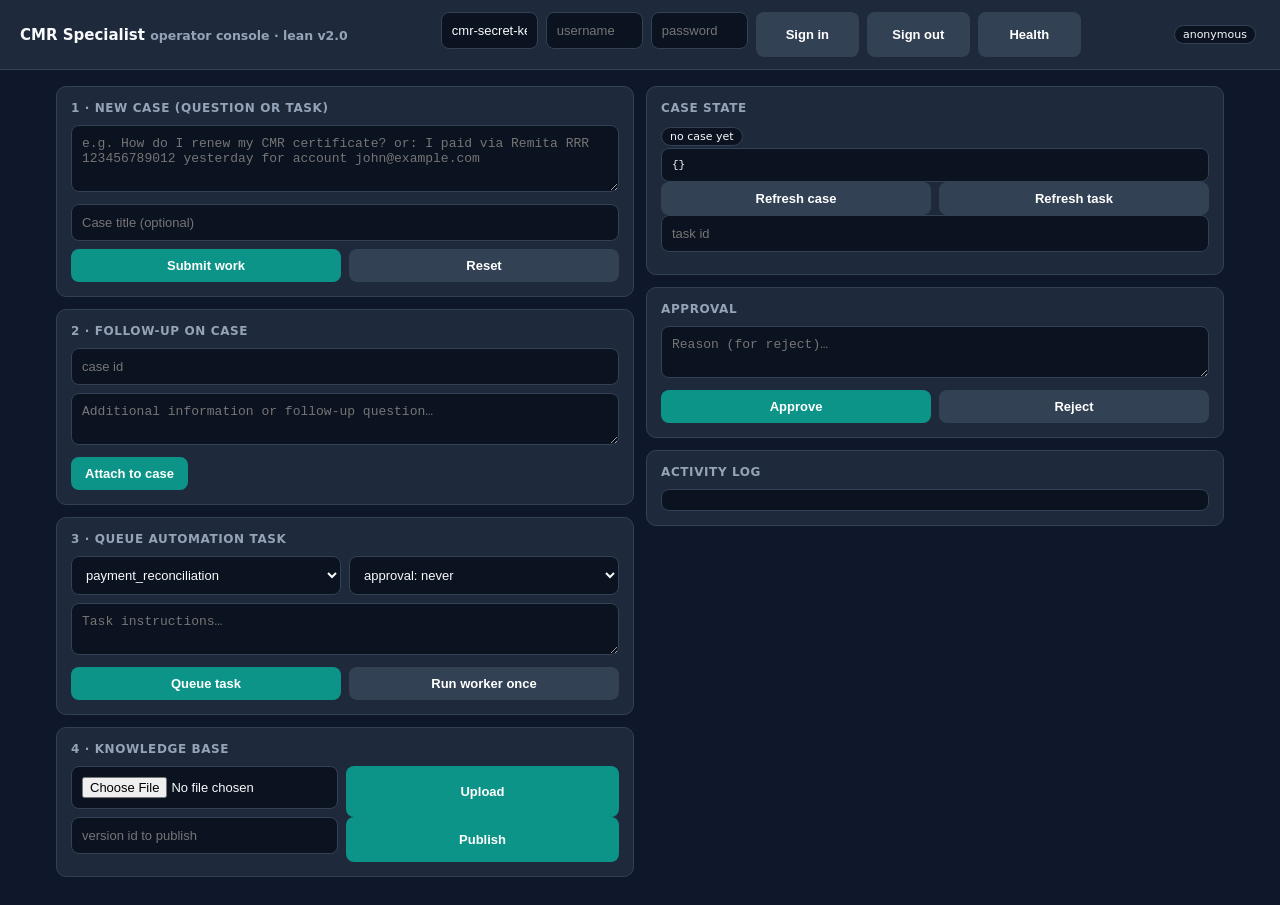
<file: frontend/index.html>
<!DOCTYPE html>
<html lang="en">
<head>
<meta charset="UTF-8"><meta name="viewport" content="width=device-width, initial-scale=1.0">
<title>CMR Specialist — Operator Console (v2.0)</title>
<style>
:root{--bg:#0f172a;--panel:#1e293b;--line:#334155;--tx:#f8fafc;--mut:#94a3b8;--acc:#0d9488}
*{box-sizing:border-box;margin:0;padding:0}body{font-family:Inter,system-ui,sans-serif;background:var(--bg);color:var(--tx);min-height:100vh}
header{display:flex;justify-content:space-between;align-items:center;padding:12px 20px;background:var(--panel);border-bottom:1px solid var(--line)}
h1{font-size:15px}small{color:var(--mut)}
main{display:grid;grid-template-columns:1fr 1fr;gap:12px;padding:16px;max-width:1200px;margin:0 auto}
.card{background:var(--panel);border:1px solid var(--line);border-radius:10px;padding:14px;margin-bottom:12px}
.card h2{font-size:12px;text-transform:uppercase;letter-spacing:.05em;color:var(--mut);margin-bottom:10px}
textarea,input,select{width:100%;background:#0b1220;border:1px solid var(--line);color:var(--tx);border-radius:8px;padding:10px;font-size:13px;margin-bottom:8px}
button{background:var(--acc);border:none;color:#fff;padding:9px 14px;border-radius:8px;font-weight:600;cursor:pointer;font-size:13px}
button.ghost{background:#334155}button:disabled{opacity:.5}
pre{background:#0b1220;border:1px solid var(--line);border-radius:8px;padding:10px;font-size:11px;overflow:auto;max-height:320px;white-space:pre-wrap}
.row{display:flex;gap:8px}.row>*{flex:1}
.badge{display:inline-block;padding:2px 8px;border-radius:12px;font-size:11px;background:#0b1220;border:1px solid var(--line);margin:2px 4px 2px 0}
.ok{color:#34d399}.warn{color:#fbbf24}.err{color:#f87171}
@media(max-width:900px){main{grid-template-columns:1fr}}
</style>
</head>
<body>
<header>
<div><h1>CMR Specialist <small>operator console · lean v2.0</small></h1></div>
<div class="row" style="max-width:640px"><input id="apiKey" value="cmr-secret-key-2026" placeholder="API key"><input id="loginUser" placeholder="username" style="max-width:130px"><input id="loginPass" type="password" placeholder="password" style="max-width:130px"><button class="ghost" onclick="doLogin()">Sign in</button><button class="ghost" onclick="doLogout()">Sign out</button><button class="ghost" onclick="checkHealth()">Health</button></div>
<div class="row"><span class="badge" id="whoami">anonymous</span></div>
</header>
<main>
<div>
<div class="card"><h2>1 · New case (question or task)</h2>
<textarea id="caseText" rows="3" placeholder="e.g. How do I renew my CMR certificate? or: I paid via Remita RRR 123456789012 yesterday for account john@example.com"></textarea>
<input id="caseTitle" placeholder="Case title (optional)">
<div class="row"><button onclick="createCase()">Submit work</button><button class="ghost" onclick="resetAll()">Reset</button></div>
</div>
<div class="card"><h2>2 · Follow-up on case</h2>
<input id="caseId" placeholder="case id">
<textarea id="followText" rows="2" placeholder="Additional information or follow-up question…"></textarea>
<button onclick="addMessage()">Attach to case</button>
</div>
<div class="card"><h2>3 · Queue automation task</h2>
<div class="row"><select id="taskType"><option value="payment_reconciliation">payment_reconciliation</option><option value="change_of_ownership">change_of_ownership</option><option value="general_support">general_support</option></select>
<select id="appr"><option value="never">approval: never</option><option value="sensitive">approval: sensitive</option><option value="always">approval: always</option></select></div>
<textarea id="taskInstr" rows="2" placeholder="Task instructions…"></textarea>
<div class="row"><button onclick="createTask()">Queue task</button><button class="ghost" onclick="runWorkerOnce()">Run worker once</button></div>
</div>
<div class="card"><h2>4 · Knowledge base</h2>
<div class="row"><input type="file" id="kbFile"><button onclick="uploadDoc()">Upload</button></div>
<div class="row"><input id="verId" placeholder="version id to publish"><button onclick="publishVer()">Publish</button></div>
</div>
</div>
<div>
<div class="card"><h2>Case state</h2><div id="statusLine"><span class="badge">no case yet</span></div><pre id="caseOut">{}</pre>
<div class="row"><button class="ghost" onclick="refreshCase()">Refresh case</button><button class="ghost" onclick="refreshTask()">Refresh task</button></div>
<input id="taskId" placeholder="task id"></div>
<div class="card"><h2>Approval</h2>
<textarea id="apprReason" rows="2" placeholder="Reason (for reject)…"></textarea>
<div class="row"><button onclick="decide(true)">Approve</button><button class="ghost" onclick="decide(false)">Reject</button></div>
</div>
<div class="card"><h2>Activity log</h2><pre id="log"></pre></div>
</div>
</main>
<script>
const API = location.host ? '' : 'http://localhost:8080';
let lastCase=null,lastTask=null;
const $=id=>document.getElementById(id);
const hdr=()=>{const h={'Content-Type':'application/json','X-API-Key':$('apiKey').value};const t=localStorage.getItem('cmr_token');if(t)h['Authorization']='Bearer '+t;return h;};
async function doLogin(){const r=await fetch(API+'/auth/login',{method:'POST',headers:{'Content-Type':'application/json'},body:JSON.stringify({username:$('loginUser').value,password:$('loginPass').value})});const j=await r.json();if(r.ok&&j.token){localStorage.setItem('cmr_token',j.token);$('whoami').textContent='signed in: '+j.username;$('loginPass').value='';say('login ok '+j.username);}else{say('login failed '+(j.detail||r.status));}}
async function doLogout(){try{await fetch(API+'/auth/logout',{method:'POST',headers:hdr()});}catch(e){}localStorage.removeItem('cmr_token');$('whoami').textContent='anonymous';say('signed out');}
function say(m){$('log').textContent=new Date().toLocaleTimeString()+' '+m+'\n'+$('log').textContent;}
async function checkHealth(){const r=await fetch(API+'/health');say('health: '+await r.text());}
async function createCase(){const b={text:$('caseText').value,title:$('caseTitle').value||null};
const r=await fetch(API+'/cases',{method:'POST',headers:hdr(),body:JSON.stringify(b)});const j=await r.json();
lastCase=j.case_id;$('caseId').value=j.case_id||'';if(j.task_id){lastTask=j.task_id;$('taskId').value=j.task_id;}
say('create-case '+r.status);await refreshCase();}
async function createTask(){const r=await fetch(API+'/cases/'+$('caseId').value+'/tasks',{method:'POST',headers:hdr(),body:JSON.stringify({task_type:$('taskType').value,instructions:$('taskInstr').value||$('caseText').value,approval_required:$('appr').value})});const j=await r.json();lastTask=j.id;$('taskId').value=j.id||'';say('task '+r.status+' '+j.status);await refreshTask();}
async function addMessage(){if(!$('caseId').value)return say('no case');const r=await fetch(API+'/cases/'+$('caseId').value+'/messages',{method:'POST',headers:hdr(),body:JSON.stringify({text:$('followText').value})});const j=await r.json();if(j.task_id){$('taskId').value=j.task_id;lastTask=j.task_id;}say('follow-up '+r.status+' '+(j.status||j.intent)+(j.resumed&&j.resumed.length?' resumed='+j.resumed.length:''));$('followText').value='';await refreshCase();if(j.task_id)await refreshTask();}
async function refreshCase(){if(!$('caseId').value)return;const r=await fetch(API+'/cases/'+$('caseId').value,{headers:{'X-API-Key':$('apiKey').value}});const j=await r.json();$('caseOut').textContent=JSON.stringify(j,null,2);
const f=Object.keys(j.fields||{});$('statusLine').innerHTML='<span class="badge">case '+j.case.id.slice(0,8)+'</span>'+f.map(k=>'<span class="badge">'+k+' v'+j.fields[k].version+'</span>').join('')+(j.tasks||[]).map(t=>'<span class="badge">'+t.task_type+': '+t.status+'</span>').join('');}
async function refreshTask(){if(!$('taskId').value)return;const r=await fetch(API+'/tasks/'+$('taskId').value,{headers:{'X-API-Key':$('apiKey').value}});const t=await r.text();$('caseOut').textContent=t;try{const j=JSON.parse(t);$('statusLine').innerHTML='<span class="badge">'+j.status+'</span> <span class="badge">plan: '+j.plan_proposed_by+(j.plan_fallback?' (fallback)':'')+'</span>';}catch(e){}say('task refresh '+r.status);}
async function decide(ok){const r=await fetch(API+'/tasks/'+$('taskId').value+'/approvals',{method:'POST',headers:hdr(),body:JSON.stringify({decision:ok?'approved':'rejected',reason:$('apprReason').value||null})});say('approval '+r.status+' '+await r.text());await refreshTask();}
async function uploadDoc(){const f=$('kbFile').files[0];if(!f)return say('no file');const fd=new FormData();fd.append('file',f);
const r=await fetch(API+'/knowledge/documents?'+new URLSearchParams(),{method:'POST',headers:{'X-API-Key':$('apiKey').value},body:fd});const j=await r.json();$('verId').value=j.version_id||'';say('upload '+r.status+' chunks='+(j.chunks||'?'));}
async function publishVer(){const r=await fetch(API+'/knowledge/versions/'+$('verId').value+'/publish',{method:'POST',headers:hdr(),body:'{}'});say('publish '+r.status+' '+await r.text());}
async function runWorkerOnce(){say('worker runs server-side (see /health oldest_queued_job_age_s). Poll task status with Refresh task.');await refreshTask();}
function resetAll(){$('caseId').value='';$('taskId').value='';$('caseOut').textContent='{}';say('reset');}
</script>
</body>
</html>
</file>
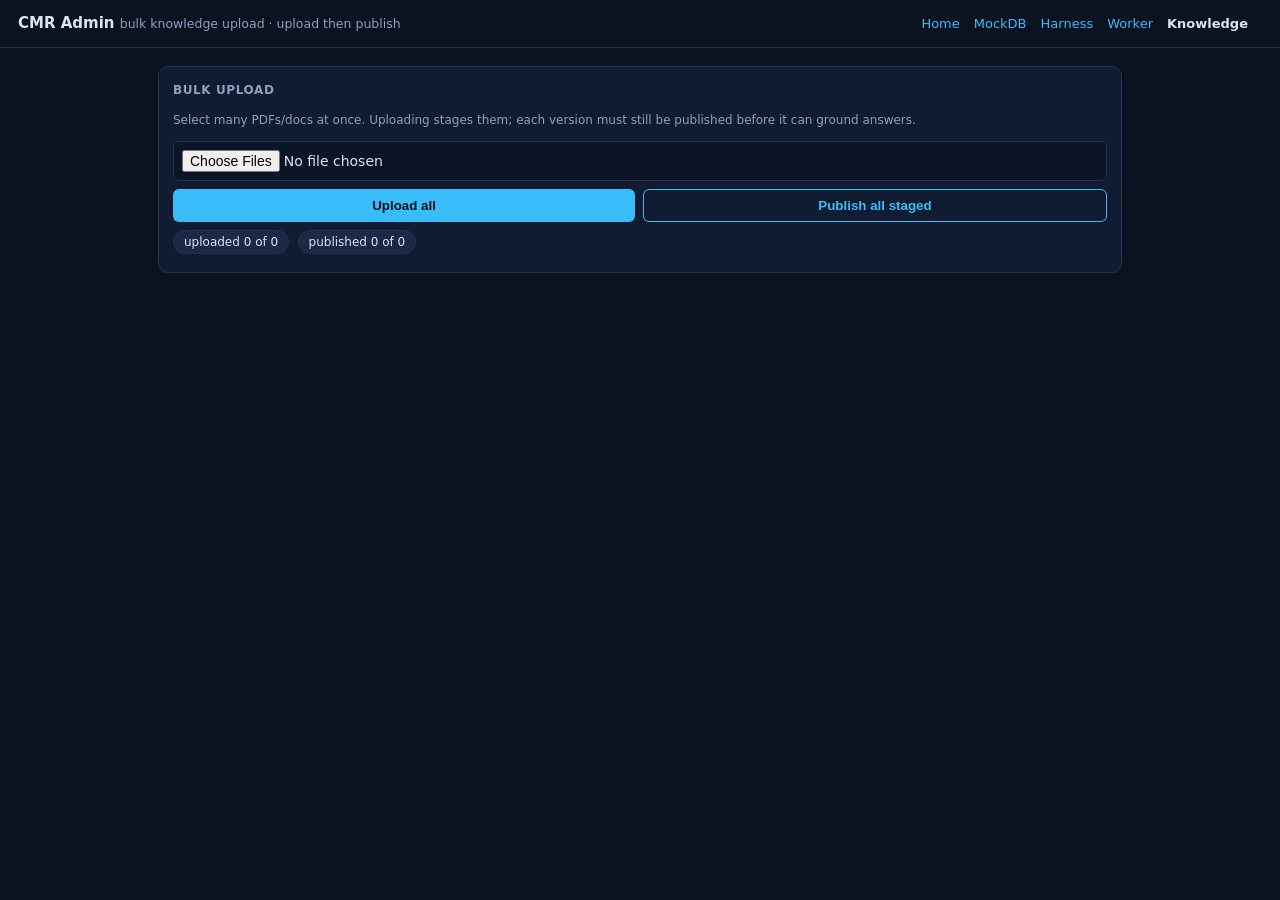
<file: admin/knowledge.html>
<!DOCTYPE html>
<html lang="en"><head><meta charset="utf-8"><meta name="viewport" content="width=device-width,initial-scale=1">
<title>CMR Admin · Knowledge</title>
<link rel="stylesheet" href="/admin/shared.css"></head>
<body>
<div id="shell"></div>
<main>
<div class="card"><h2>Bulk upload</h2>
<p class="mut">Select many PDFs/docs at once. Uploading stages them; each version must still be published before it can ground answers.</p>
<div class="row"><input type="file" id="files" multiple accept=".pdf,.txt,.md,.docx"></div>
<div class="row"><button onclick="upload()">Upload all</button><button class="ghost" onclick="publishAll()">Publish all staged</button></div>
<div style="margin-top:8px"><span class="badge" id="cu">uploaded 0 of 0</span> <span class="badge" id="cp">published 0 of 0</span></div>
<div id="list"></div>
</div>
</main>
<script src="/admin/shared.js"></script>
<script>
AdminShell('knowledge', 'bulk knowledge upload · upload then publish');
let staged = [];
async function upload() {
  const fs = document.getElementById('files').files;
  staged = [];
  const cu = document.getElementById('cu'), list = document.getElementById('list');
  list.innerHTML = '';
  let done = 0;
  for (const f of fs) {
    const fd = new FormData(); fd.append('file', f);
    const h = {}; const t = localStorage.getItem('cmr_token'); if (t) h['Authorization'] = 'Bearer ' + t;
    try {
      const r = await fetch('/knowledge/documents', {method: 'POST', headers: h, body: fd});
      const j = await r.json();
      done++;
      if (r.ok && j.version_id) { staged.push({name: f.name, v: j.version_id}); list.innerHTML += '<div><span class="badge ok">staged</span> ' + esc(f.name) + ' <span class="mut">chunks=' + (j.chunks || '?') + '</span></div>'; }
      else list.innerHTML += '<div><span class="badge bad">failed</span> ' + esc(f.name) + '</div>';
    } catch (e) { done++; list.innerHTML += '<div><span class="badge bad">error</span> ' + esc(f.name) + '</div>'; }
    cu.textContent = 'uploaded ' + done + ' of ' + fs.length;
  }
  document.getElementById('cp').textContent = 'published 0 of ' + staged.length;
}
async function publishAll() {
  let n = 0;
  for (const s of staged) {
    const r = await fetch('/knowledge/versions/' + s.v + '/publish', {method: 'POST', headers: hdr(), body: '{}'});
    if (r.ok) n++;
    document.getElementById('cp').textContent = 'published ' + n + ' of ' + staged.length;
  }
}
</script>
</body></html>
</file>
<file: admin/shared.css>
:root{--bg:#0b1220;--panel:#111c33;--line:#24314f;--txt:#dbe4f5;--mut:#8fa0bd;--acc:#38bdf8;--warn:#fbbf24;--ok:#34d399;--bad:#f87171}
*{box-sizing:border-box}body{margin:0;background:var(--bg);color:var(--txt);font:14px/1.5 system-ui,sans-serif}
header{display:flex;justify-content:space-between;align-items:center;padding:12px 18px;border-bottom:1px solid var(--line);position:sticky;top:0;background:var(--bg)}
header h1{font-size:15px;margin:0}header h1 small{color:var(--mut);font-weight:400}
nav a{color:var(--acc);margin-right:14px;text-decoration:none;font-size:13px}nav a.on{color:var(--txt);font-weight:700}
main{max-width:1000px;margin:0 auto;padding:18px}
.card{background:var(--panel);border:1px solid var(--line);border-radius:10px;padding:14px;margin-bottom:12px}
.card h2{font-size:12px;text-transform:uppercase;letter-spacing:.05em;color:var(--mut);margin:0 0 10px}
input,select,textarea{background:#0b1526;border:1px solid var(--line);color:var(--txt);border-radius:6px;padding:8px;width:100%;margin-bottom:8px;font:inherit}
button{background:var(--acc);border:0;color:#04121f;font-weight:700;border-radius:6px;padding:8px 14px;cursor:pointer}
button.ghost{background:transparent;color:var(--acc);border:1px solid var(--acc)}
button.danger{background:var(--bad);color:#1f0505}
.badge{display:inline-block;background:#1b2947;border:1px solid var(--line);border-radius:20px;padding:2px 10px;font-size:12px;margin:0 4px 4px 0}
.badge.warn{border-color:var(--warn);color:var(--warn)}.badge.ok{border-color:var(--ok);color:var(--ok)}.badge.bad{border-color:var(--bad);color:var(--bad)}
pre{background:#070d1a;border:1px solid var(--line);border-radius:8px;padding:10px;overflow:auto;font-size:12px;max-height:420px}
table{width:100%;border-collapse:collapse;font-size:12.5px}th,td{text-align:left;padding:6px 8px;border-bottom:1px solid var(--line);vertical-align:top}th{color:var(--mut);font-weight:600}
.row{display:flex;gap:8px;flex-wrap:wrap}.row>*{flex:1;min-width:140px}
.testbanner{background:#3a2a05;border:1px solid var(--warn);color:var(--warn);border-radius:8px;padding:8px 12px;margin-bottom:12px;font-weight:700}
.mut{color:var(--mut);font-size:12px}
</file>
